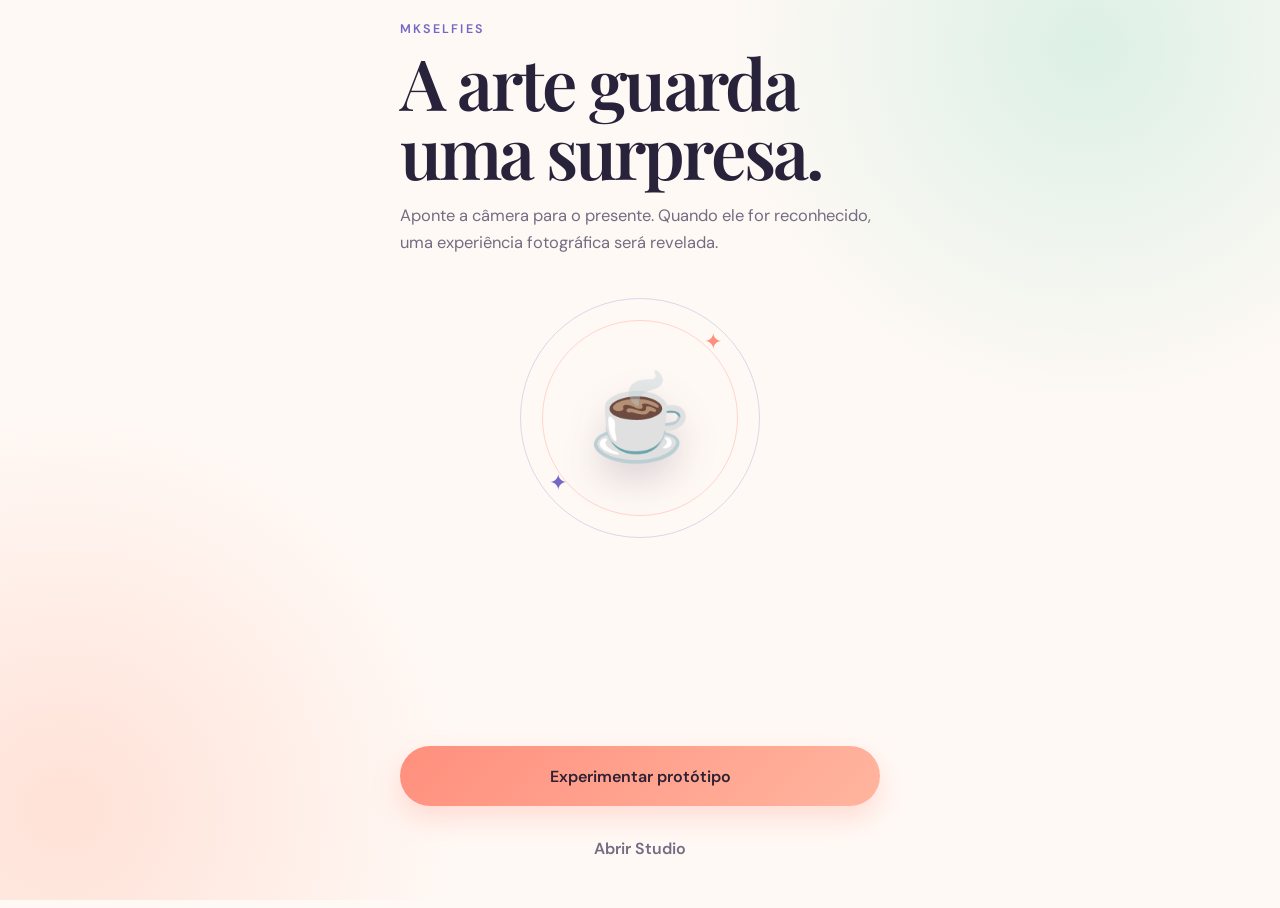
<file: index.html>
<!doctype html><html lang="pt-BR"><head><meta charset="utf-8"><meta name="viewport" content="width=device-width,initial-scale=1"><meta http-equiv="refresh" content="0;url=app/"><title>MKSELFIES</title></head><body><a href="app/">Abrir experiência</a></body></html>
</file>
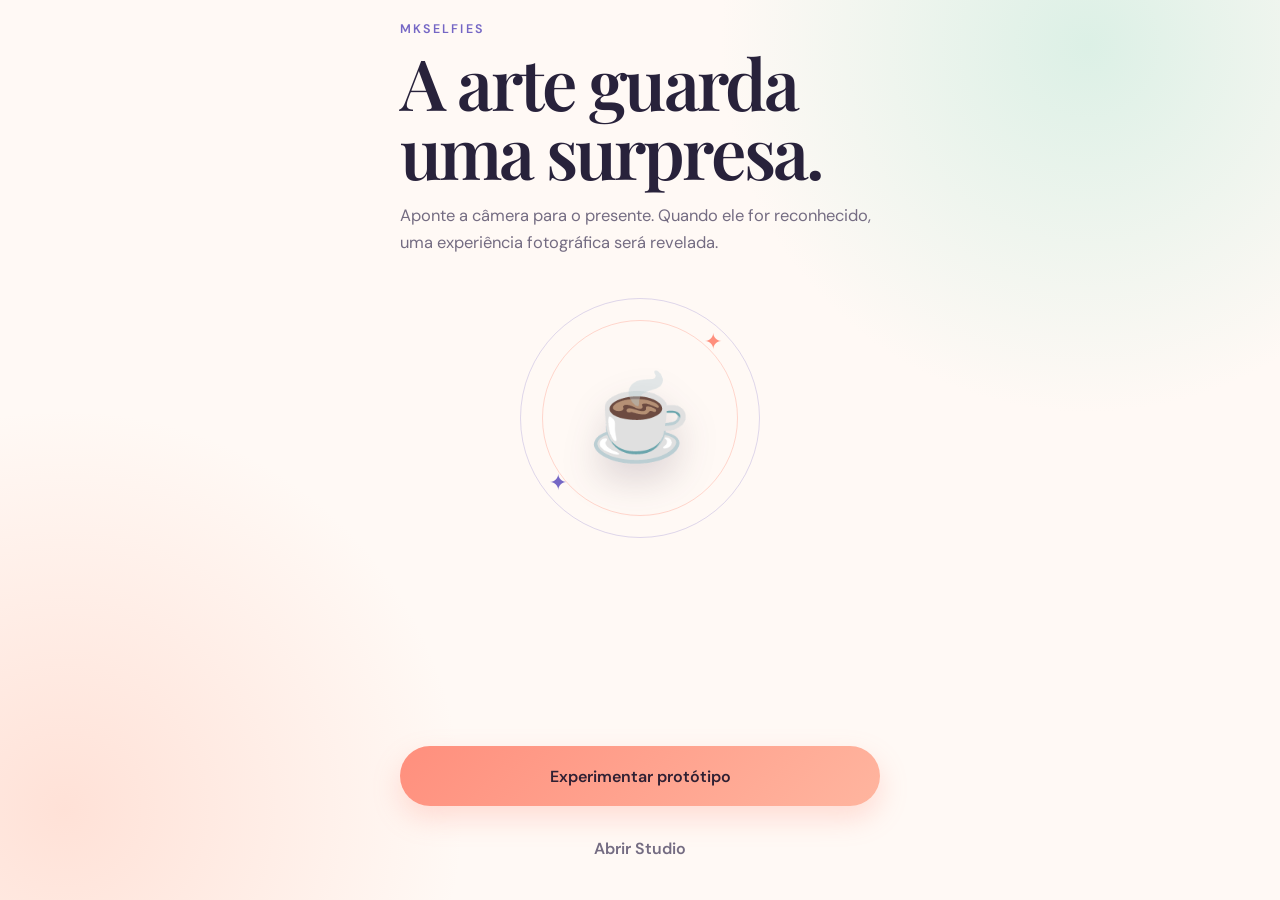
<file: app/index.html>
<!doctype html>
<html lang="pt-BR">
<head>
  <meta charset="utf-8">
  <meta name="viewport" content="width=device-width,initial-scale=1,viewport-fit=cover">
  <meta name="theme-color" content="#fff7f2">
  <title>MKSELFIES</title>
  <meta name="description" content="Uma arte, uma surpresa e uma fotografia para guardar.">
  <link rel="preconnect" href="https://fonts.googleapis.com">
  <link rel="preconnect" href="https://fonts.gstatic.com" crossorigin>
  <link href="https://fonts.googleapis.com/css2?family=DM+Sans:wght@400;500;600&family=Playfair+Display:ital,wght@0,600;1,500&display=swap" rel="stylesheet">
  <link rel="stylesheet" href="app.css?v=9">
</head>
<body>
  <main id="app" aria-live="polite"></main>
  <script src="app.js?v=9"></script>
</body>
</html>
</file>
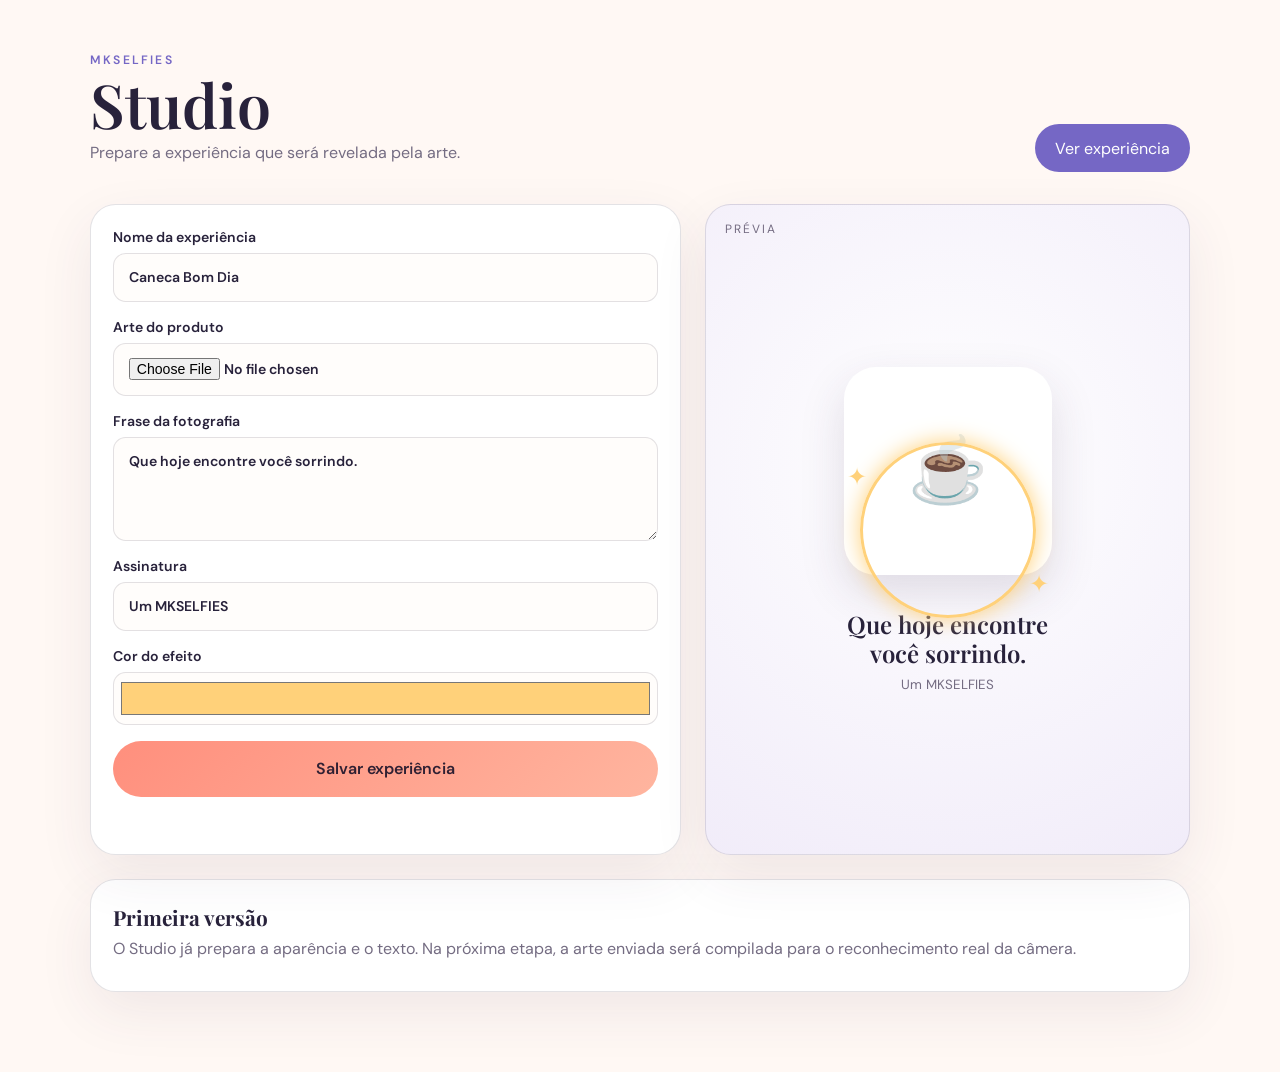
<file: studio/index.html>
<!doctype html><html lang="pt-BR"><head><meta charset="utf-8"><meta name="viewport" content="width=device-width,initial-scale=1"><title>Studio — MKSELFIES</title><link rel="preconnect" href="https://fonts.googleapis.com"><link rel="preconnect" href="https://fonts.gstatic.com" crossorigin><link href="https://fonts.googleapis.com/css2?family=DM+Sans:wght@400;500;600&family=Playfair+Display:wght@600&display=swap" rel="stylesheet"><link rel="stylesheet" href="studio.css"></head><body><main><header><div><span class="eyebrow">MKSELFIES</span><h1>Studio</h1><p>Prepare a experiência que será revelada pela arte.</p></div><a href="../app/">Ver experiência</a></header><section class="grid"><form id="form"><label>Nome da experiência<input id="nome" maxlength="50" required></label><label>Arte do produto<input id="arte" type="file" accept="image/png,image/jpeg,image/webp"></label><label>Frase da fotografia<textarea id="frase" maxlength="100" required></textarea></label><label>Assinatura<input id="assinatura" maxlength="45" required></label><label>Cor do efeito<input id="cor" type="color"></label><button type="submit">Salvar experiência</button><p id="status" role="status"></p></form><div class="preview"><span>Prévia</span><div id="artPreview"><b>☕</b></div><div class="ring" id="ring"></div><strong id="phrasePreview"></strong><small id="signaturePreview"></small></div></section><aside><strong>Primeira versão</strong><p>O Studio já prepara a aparência e o texto. Na próxima etapa, a arte enviada será compilada para o reconhecimento real da câmera.</p></aside></main><script src="studio.js"></script></body></html>
</file>
<file: app/app.css>
:root{--ink:#28223b;--muted:#746c82;--cream:#fff9f5;--rose:#ff8f7d;--rose2:#ffb59f;--lilac:#7567c5;--mint:#bce8d8;--line:rgba(40,34,59,.12);--shadow:0 24px 70px rgba(72,48,92,.15)}
*{box-sizing:border-box}html,body{margin:0;min-height:100%;font-family:"DM Sans",sans-serif;color:var(--ink);background:radial-gradient(circle at 85% 5%,rgba(188,232,216,.52),transparent 23rem),radial-gradient(circle at 5% 90%,rgba(255,181,159,.35),transparent 25rem),var(--cream)}button,input{font:inherit}button{cursor:pointer;-webkit-tap-highlight-color:transparent}.screen{width:min(100%,34rem);min-height:100svh;margin:auto;padding:max(1.3rem,env(safe-area-inset-top)) 1.25rem max(1.4rem,env(safe-area-inset-bottom));display:flex;flex-direction:column;animation:in .6s ease both}.brand{font-size:.78rem;font-weight:600;letter-spacing:.18em;text-transform:uppercase;color:var(--lilac)}h1{font:600 clamp(2.55rem,11vw,4.4rem)/.98 "Playfair Display",serif;letter-spacing:-.04em;margin:.7rem 0 1rem;max-width:10ch}p{font-size:1.03rem;line-height:1.65;color:var(--muted);margin:0}.art-orbit{width:15rem;aspect-ratio:1;margin:2.6rem auto;position:relative;display:grid;place-items:center}.art-orbit:before,.art-orbit:after{content:"";position:absolute;border:1px solid rgba(117,103,197,.24);border-radius:50%;inset:0;animation:float 6s ease-in-out infinite}.art-orbit:after{inset:1.35rem;border-color:rgba(255,143,125,.34);animation-delay:-2s}.mug{font-size:5.2rem;filter:drop-shadow(0 18px 18px rgba(56,38,65,.16))}.spark{position:absolute;color:var(--rose);font-size:1.4rem}.s1{top:12%;right:16%}.s2{bottom:17%;left:12%;color:var(--lilac)}.actions{display:grid;gap:.8rem;margin-top:auto;padding-top:2rem}.btn{min-height:3.7rem;border:0;border-radius:999px;padding:.8rem 1.25rem;font-weight:600;transition:.18s transform}.btn:active{transform:scale(.975)}.primary{background:linear-gradient(135deg,var(--rose),var(--rose2));color:#302033;box-shadow:0 12px 28px rgba(255,143,125,.28)}.secondary{background:white;color:var(--ink);border:1px solid var(--line)}.quiet{background:transparent;color:var(--muted)}.reveal{text-align:center;align-items:center;justify-content:center}.reveal h1{max-width:12ch}.reveal-mark{width:6.7rem;aspect-ratio:1;border-radius:50%;display:grid;place-items:center;font-size:3rem;background:linear-gradient(145deg,#fff,var(--mint));box-shadow:var(--shadow);margin-bottom:1.8rem}.camera-screen{width:min(100%,44rem);padding:0;background:#111;overflow:hidden;position:relative}.camera-wrap{position:absolute;inset:0;background:#17141b;overflow:hidden}.camera-wrap video,.camera-wrap canvas,.source-photo{position:absolute;inset:0;width:100%;height:100%}.camera-main{object-fit:contain;transform:scaleX(-1);background:#111}.source-photo{object-fit:contain;background:#111}.camera-wrap canvas{transform:none;display:none}.camera-overlay{position:absolute;inset:0;z-index:2;pointer-events:none}.topbar{position:absolute;z-index:5;left:0;right:0;top:0;padding:max(1rem,env(safe-area-inset-top)) 1rem 1rem;background:linear-gradient(#0008,transparent);display:flex;justify-content:space-between;align-items:center;color:#fff}.topbar .brand{color:#fff}.round{pointer-events:auto;width:2.8rem;aspect-ratio:1;border-radius:50%;border:1px solid #fff6;background:#0003;color:white;font-size:1.2rem}.guide{position:absolute;width:13rem;aspect-ratio:1;border:1px dashed #fff9;border-radius:2.4rem;left:50%;top:57%;transform:translate(-50%,-50%);display:grid;place-items:center;color:white;text-align:center;font-size:.85rem;padding:1rem;touch-action:none;pointer-events:auto}.magic-ring{position:absolute;inset:12%;border:2px solid var(--effect,#ffd17a);border-radius:50%;box-shadow:0 0 14px var(--effect,#ffd17a),inset 0 0 18px var(--effect,#ffd17a);animation:pulse 2s ease-in-out infinite}.magic-ring:before,.magic-ring:after{content:"✦";position:absolute;color:var(--effect,#ffd17a);font-size:1.4rem;text-shadow:0 0 10px currentColor}.magic-ring:before{top:-17%;left:10%}.magic-ring:after{right:-12%;bottom:10%}.camera-copy{position:absolute;z-index:4;left:1rem;right:1rem;bottom:8.8rem;color:#fff;text-align:center;text-shadow:0 2px 10px #000}.camera-copy strong{display:block;font:600 1.8rem/1.15 "Playfair Display",serif}.camera-copy span{display:block;margin-top:.4rem;font-size:.85rem;opacity:.86}.capturebar{position:absolute;z-index:5;pointer-events:auto;left:0;right:0;bottom:0;padding:1rem 1rem max(1.2rem,env(safe-area-inset-bottom));display:flex;align-items:center;justify-content:center;background:linear-gradient(transparent,#0009)}.finish-photo{min-width:13rem}.capture{width:4.7rem;aspect-ratio:1;border-radius:50%;border:.35rem solid white;background:transparent;box-shadow:0 0 0 .16rem #fff5 inset}.result{background:#17141b;justify-content:center}.photo{width:100%;max-height:69svh;object-fit:contain;border-radius:1.4rem;box-shadow:var(--shadow);background:#000}.result .actions{grid-template-columns:1fr 1fr;margin-top:1rem;padding-top:0}.result .actions .btn:last-child{grid-column:1/-1}.status{position:absolute;z-index:6;inset:auto 1rem 7.4rem;padding:.8rem 1rem;border-radius:1rem;background:#16131acc;color:#fff;text-align:center;display:none}.status.show{display:block}@keyframes in{from{opacity:0;transform:translateY(.5rem)}to{opacity:1;transform:none}}@keyframes float{50%{transform:translateY(-.5rem) rotate(4deg)}}@keyframes pulse{50%{transform:scale(1.05);opacity:.75}}@media(min-width:700px){.camera-screen{margin-block:1rem;min-height:calc(100svh - 2rem);border-radius:2rem}.screen:not(.camera-screen){padding-inline:2rem}}
</file>
<file: studio/studio.css>
:root{--ink:#28223b;--muted:#746c82;--rose:#ff8f7d;--lilac:#7567c5;--line:rgba(40,34,59,.13)}*{box-sizing:border-box}body{margin:0;background:#fff8f4;color:var(--ink);font-family:"DM Sans",sans-serif}main{width:min(1100px,92vw);margin:auto;padding:3rem 0 5rem}header{display:flex;justify-content:space-between;align-items:end;gap:2rem;margin-bottom:2rem}.eyebrow{color:var(--lilac);font-size:.76rem;font-weight:600;letter-spacing:.18em;text-transform:uppercase}h1{font:600 3.8rem/1 "Playfair Display",serif;margin:.3rem 0}p{color:var(--muted);line-height:1.55;margin:.4rem 0}header a{padding:.85rem 1.25rem;border-radius:999px;text-decoration:none;color:white;background:var(--lilac)}.grid{display:grid;grid-template-columns:minmax(0,1fr) minmax(320px,.82fr);gap:1.5rem}form,.preview,aside{background:white;border:1px solid var(--line);border-radius:1.6rem;box-shadow:0 20px 55px #4c315715;padding:1.4rem}label{display:grid;gap:.45rem;margin-bottom:1rem;font-size:.88rem;font-weight:600}input,textarea{width:100%;padding:.9rem;border:1px solid var(--line);border-radius:.8rem;background:#fffdfb;font:inherit;color:inherit}textarea{min-height:6.5rem;resize:vertical}input[type=color]{height:3.3rem;padding:.3rem}button{width:100%;min-height:3.5rem;border:0;border-radius:999px;background:linear-gradient(135deg,var(--rose),#ffb59f);color:#302033;font:inherit;font-weight:600;cursor:pointer}.preview{min-height:32rem;position:relative;overflow:hidden;text-align:center;display:flex;flex-direction:column;align-items:center;justify-content:center;background:radial-gradient(circle at 50% 40%,#fff,#f1ecf9)}.preview>span{position:absolute;top:1rem;left:1.2rem;color:var(--muted);font-size:.75rem;text-transform:uppercase;letter-spacing:.16em}#artPreview{width:13rem;aspect-ratio:1;border-radius:2rem;overflow:hidden;display:grid;place-items:center;background:#fff;box-shadow:0 18px 45px #3b275326}#artPreview img{width:100%;height:100%;object-fit:contain}#artPreview b{font-size:4rem}.ring{position:absolute;width:11rem;aspect-ratio:1;border:3px solid #ffd17a;border-radius:50%;box-shadow:0 0 22px #ffd17a}.ring:before,.ring:after{content:'✦';position:absolute;color:inherit;font-size:1.5rem}.ring:before{left:-1rem;top:1rem}.ring:after{right:-1rem;bottom:1rem}#phrasePreview{margin-top:2.2rem;font:600 1.5rem/1.2 "Playfair Display",serif;max-width:15ch}#signaturePreview{margin-top:.5rem;color:var(--muted)}aside{margin-top:1.5rem}aside strong{font-family:"Playfair Display",serif;font-size:1.3rem}#status{min-height:1.4rem;text-align:center;font-size:.9rem}@media(max-width:760px){header{align-items:start;flex-direction:column}.grid{grid-template-columns:1fr}.preview{min-height:28rem}h1{font-size:3rem}}
</file>
